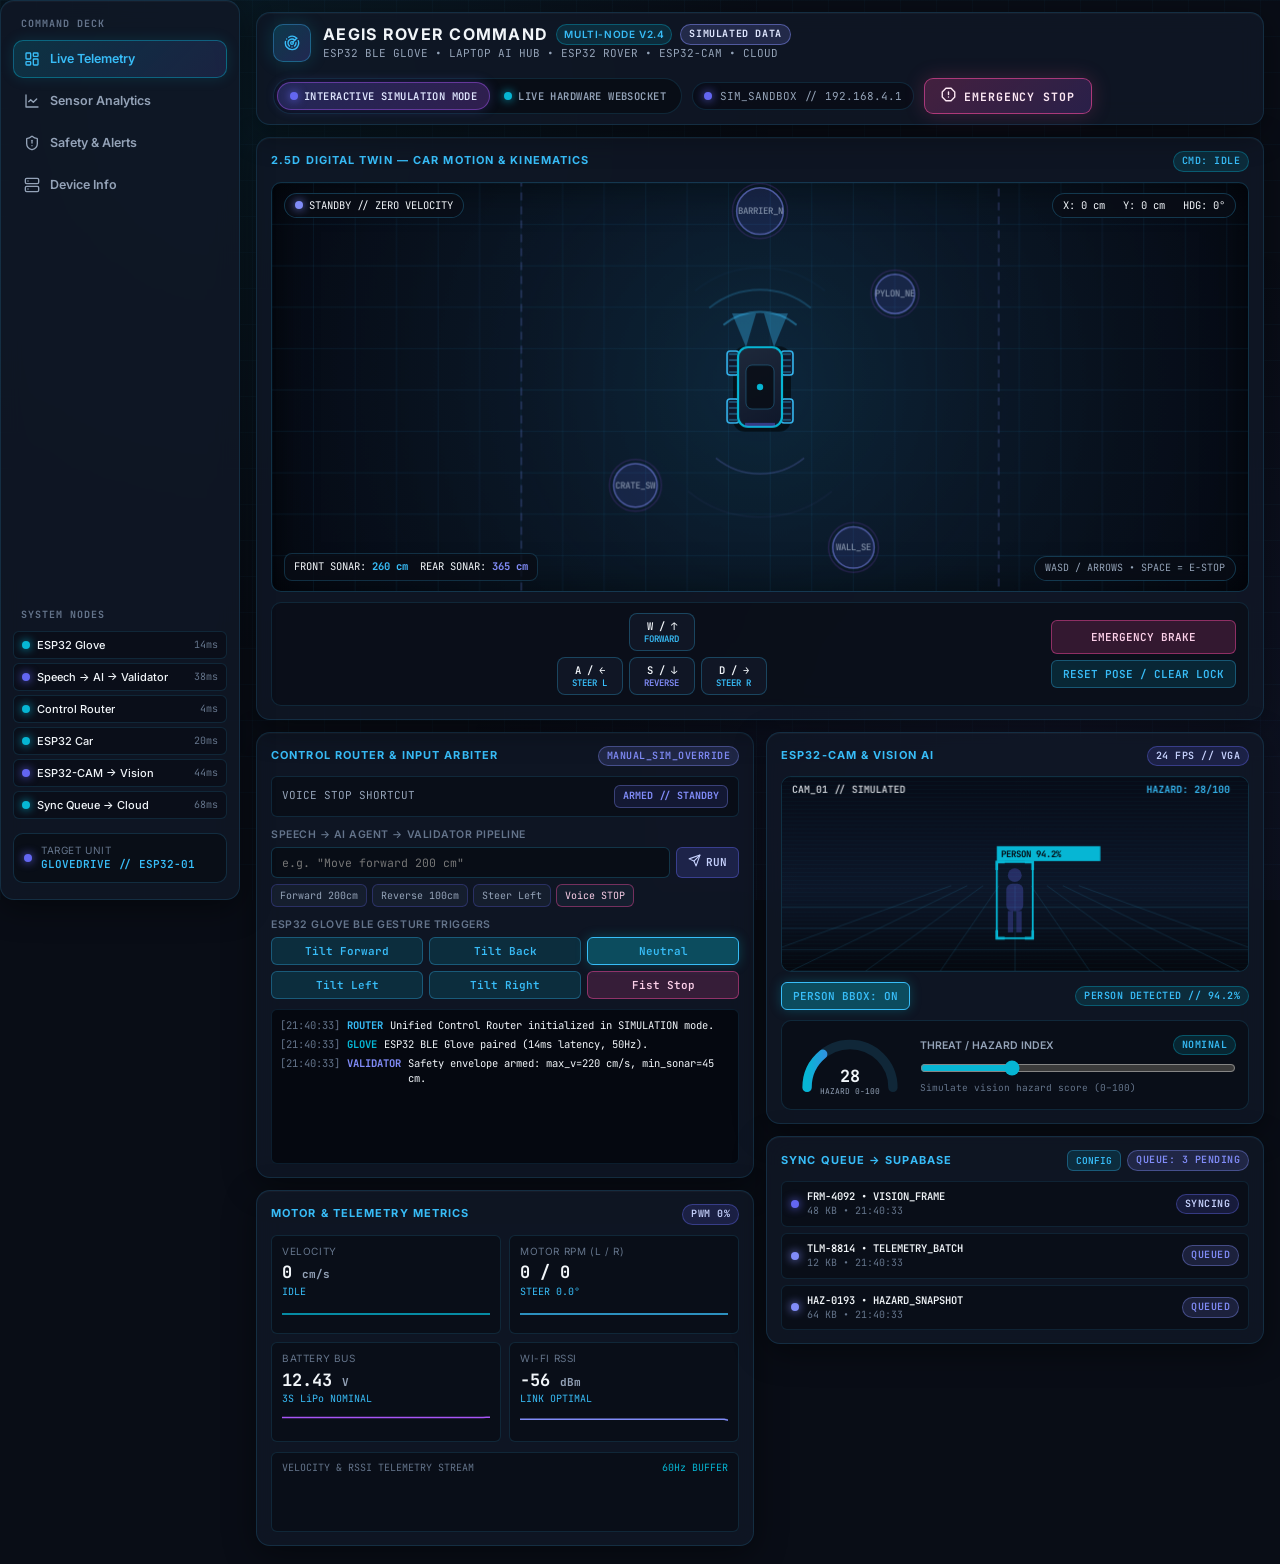
<file: index.html>
<!DOCTYPE html>
<html lang="en">

<head>
  <meta charset="UTF-8" />
  <meta name="viewport" content="width=device-width, initial-scale=1.0" />
  <title>Aegis Rover Command — Robotics Command & Telemetry</title>
  <link rel="preconnect" href="https://fonts.googleapis.com" />
  <link rel="preconnect" href="https://fonts.gstatic.com" crossorigin />
  <link
    href="https://fonts.googleapis.com/css2?family=Inter:wght@400;500;600;700&family=JetBrains+Mono:wght@400;500;600;700&display=swap"
    rel="stylesheet" />
  <link rel="stylesheet" href="styles/main.css" />
</head>

<body>
  <div class="workspace-layout">
    <!-- FIXED LEFT SIDEBAR -->
    <aside class="slate-card left-sidebar" aria-label="Primary Navigation">
      <div class="sidebar-top">
        <div class="sidebar-section-title">COMMAND DECK</div>
        <nav class="sidebar-nav" id="sidebarNav">
          <a href="#telemetry" class="nav-item active" data-page="telemetry" title="Live Telemetry">
            <span class="nav-icon" id="navIconTelemetry"></span>
            <span class="nav-label">Live Telemetry</span>
          </a>
          <a href="#analytics" class="nav-item" data-page="analytics" title="Sensor Analytics">
            <span class="nav-icon" id="navIconAnalytics"></span>
            <span class="nav-label">Sensor Analytics</span>
          </a>
          <a href="#safety" class="nav-item" data-page="safety" title="Safety & Alerts">
            <span class="nav-icon" id="navIconSafety"></span>
            <span class="nav-label">Safety &amp; Alerts</span>
          </a>
          <a href="#device" class="nav-item" data-page="device" title="Device Info">
            <span class="nav-icon" id="navIconDevice"></span>
            <span class="nav-label">Device Info</span>
          </a>
        </nav>
      </div>

      <!-- Compact 6-Node Vertical List (Click-to-Inspect) -->
      <div class="sidebar-bottom">
        <div class="sidebar-section-title">SYSTEM NODES</div>
        <div class="sidebar-nodes" id="pipelineNodesContainer">
          <!-- Populated dynamically by app.js -->
        </div>
        <div class="sidebar-target-unit">
          <span class="status-dot" id="targetUnitDot"></span>
          <div class="target-unit-text">
            <div class="target-unit-label">Target unit</div>
            <div class="target-unit-id mono">GLOVEDRIVE // ESP32-01</div>
          </div>
        </div>
      </div>
    </aside>

    <div class="app-shell">
      <!-- STICKY TOP HEADER -->
      <header class="slate-card top-header">
        <div class="brand-cluster">
          <div class="brand-emblem" id="brandIcon"></div>
          <div>
            <div class="brand-title">
              AEGIS ROVER COMMAND
              <span class="brand-tag">MULTI-NODE v2.4</span>
              <span class="sim-data-badge" id="simDataBadge">SIMULATED DATA</span>
            </div>
            <div class="brand-subtitle">ESP32 BLE GLOVE &bull; LAPTOP AI HUB &bull; ESP32 ROVER &bull; ESP32-CAM &bull;
              CLOUD</div>
          </div>
        </div>

        <div class="header-controls">
          <div class="mode-switch" role="group" aria-label="Telemetry Source Mode">
            <button id="btnModeSim" class="mode-btn active-sim" type="button">
              <span class="status-dot indigo"></span>
              INTERACTIVE SIMULATION MODE
            </button>
            <button id="btnModeWs" class="mode-btn" type="button">
              <span class="status-dot"></span>
              LIVE HARDWARE WEBSOCKET
            </button>
          </div>

          <button id="btnWsConfig" class="ws-status-pill" type="button" title="Configure WebSocket Endpoint">
            <span class="status-dot" id="wsDot"></span>
            <span id="wsStatusText">SIM_SANDBOX // 192.168.4.1</span>
          </button>

          <button id="btnGlobalEstop" class="estop-btn" type="button">
            <span id="estopIcon"></span>
            <span id="estopLabel">EMERGENCY STOP</span>
          </button>
        </div>
      </header>

      <!-- Clickable Node Inspector Drawer (opened from sidebar node list) -->
      <div class="node-inspector hidden" id="nodeInspector">
        <div>
          <div class="section-label" id="inspectorTitle">NODE INSPECTOR</div>
          <div class="mono" style="font-size: 11px; color: var(--text-secondary); margin-top: 2px;" id="inspectorDesc">
          </div>
        </div>
        <div class="inspector-metrics" id="inspectorMetrics"></div>
        <button class="tactical-btn" id="btnCloseInspector" type="button">CLOSE</button>
      </div>

      <!-- PAGE 1: LIVE TELEMETRY (existing Bento Grid unchanged) -->
      <div class="page-view" id="page-telemetry">
        <main class="bento-grid">
      <!-- LEFT COLUMN (30%) -->
      <div class="bento-col">
        <!-- Control Router & Input Arbiter -->
        <section class="slate-card panel-card">
          <div class="panel-header">
            <span class="section-label" id="arbiterHeaderLabel">CONTROL ROUTER &amp; INPUT ARBITER</span>
            <span class="badge badge-cyan" id="activeLockBadge">MANUAL_SIM_OVERRIDE</span>
          </div>

          <div class="arbiter-lock-row">
            <div class="mono" style="font-size: 11px; color: var(--text-secondary);">
              VOICE STOP SHORTCUT
            </div>
            <span class="voice-stop-pill" id="voiceStopIndicator">ARMED // STANDBY</span>
          </div>

          <!-- Mock Voice Command Input -->
          <div>
            <div
              style="font-size: 10.5px; color: var(--text-muted); margin-bottom: 5px; font-weight: 600; letter-spacing: 0.05em;">
              SPEECH &rarr; AI AGENT &rarr; VALIDATOR PIPELINE
            </div>
            <form id="voiceCommandForm" class="voice-input-group">
              <input id="voiceInput" class="tactical-input" type="text" placeholder='e.g. "Move forward 200 cm"'
                autocomplete="off" />
              <button class="tactical-btn indigo" type="submit" id="btnSendVoice">
                <span id="voiceSendIcon"></span>
                RUN
              </button>
            </form>
            <div class="preset-row" style="margin-top: 6px;">
              <button class="chip-btn voice-preset" data-cmd="Move forward 200 cm" type="button">Forward 200cm</button>
              <button class="chip-btn voice-preset" data-cmd="Reverse slowly 100 cm" type="button">Reverse 100cm</button>
              <button class="chip-btn voice-preset" data-cmd="Turn left 30 degrees" type="button">Steer Left</button>
              <button class="chip-btn voice-preset" data-cmd="STOP" type="button"
                style="border-color: rgba(236, 72, 153, 0.45); color: #FBCFE8;">Voice STOP</button>
            </div>
          </div>

          <!-- Simulated Glove Gesture Triggers -->
          <div>
            <div
              style="font-size: 10.5px; color: var(--text-muted); margin-bottom: 5px; font-weight: 600; letter-spacing: 0.05em;">
              ESP32 GLOVE BLE GESTURE TRIGGERS
            </div>
            <div class="gesture-grid">
              <button class="tactical-btn gesture-btn" data-gesture="TILT_FORWARD" type="button">Tilt Forward</button>
              <button class="tactical-btn gesture-btn" data-gesture="TILT_BACK" type="button">Tilt Back</button>
              <button class="tactical-btn gesture-btn" data-gesture="NEUTRAL" type="button">Neutral</button>
              <button class="tactical-btn gesture-btn" data-gesture="TILT_LEFT" type="button">Tilt Left</button>
              <button class="tactical-btn gesture-btn" data-gesture="TILT_RIGHT" type="button">Tilt Right</button>
              <button class="tactical-btn magenta gesture-btn" data-gesture="FIST_STOP" type="button">Fist Stop</button>
            </div>
          </div>

          <!-- Live Arbiter Event Feed -->
          <div class="arbiter-log" id="arbiterLog"></div>
        </section>

        <!-- Motor & Telemetry Metrics -->
        <section class="slate-card panel-card">
          <div class="panel-header">
            <span class="section-label" id="telemetryHeaderLabel">MOTOR &amp; TELEMETRY METRICS</span>
            <span class="badge badge-indigo mono" id="pwmBadge">PWM 0%</span>
          </div>

          <div class="metrics-grid">
            <div class="metric-box">
              <div class="metric-label">Velocity</div>
              <div class="metric-val" id="metricSpeed">0 <span
                  style="font-size: 11px; color: var(--text-secondary);">cm/s</span></div>
              <div class="metric-sub" id="metricDirection">STATIONARY</div>
              <canvas id="sparkSpeed" class="tile-sparkline" width="140" height="22"></canvas>
            </div>
            <div class="metric-box">
              <div class="metric-label">Motor RPM (L / R)</div>
              <div class="metric-val" id="metricRpm">0 / 0</div>
              <div class="metric-sub" id="metricSteer">STEER 0.0&deg;</div>
              <canvas id="sparkRpm" class="tile-sparkline" width="140" height="22"></canvas>
            </div>
            <div class="metric-box">
              <div class="metric-label">Battery Bus</div>
              <div class="metric-val" id="metricVoltage">12.42 <span
                  style="font-size: 11px; color: var(--text-secondary);">V</span></div>
              <div class="metric-sub">3S LiPo NOMINAL</div>
              <canvas id="sparkVolt" class="tile-sparkline" width="140" height="22"></canvas>
            </div>
            <div class="metric-box">
              <div class="metric-label">Wi-Fi RSSI</div>
              <div class="metric-val" id="metricRssi">-54 <span
                  style="font-size: 11px; color: var(--text-secondary);">dBm</span></div>
              <div class="metric-sub" id="metricLinkQual">LINK OPTIMAL</div>
              <canvas id="sparkRssi" class="tile-sparkline" width="140" height="22"></canvas>
            </div>
          </div>

          <div class="sparkline-card">
            <div style="display: flex; justify-content: space-between; font-size: 10px; color: var(--text-muted);"
              class="mono">
              <span>VELOCITY &amp; RSSI TELEMETRY STREAM</span>
              <span style="color: var(--accent-cyan);">60Hz BUFFER</span>
            </div>
            <canvas id="telemetrySparkline" class="sparkline-canvas"></canvas>
          </div>
        </section>
      </div>

      <!-- CENTER COLUMN (40%) -->
      <div class="bento-col bento-col-center">
        <section class="slate-card panel-card sim-panel">
          <div class="panel-header">
            <span class="section-label" id="simHeaderLabel">2.5D DIGITAL TWIN — CAR MOTION &amp; KINEMATICS</span>
            <span class="badge badge-cyan mono" id="simCommandBadge">CMD: IDLE</span>
          </div>

          <div class="canvas-stage">
            <canvas id="carSimCanvas"></canvas>

            <div class="canvas-hud-top">
              <div class="hud-pill" id="hudMotionState">
                <span class="status-dot" id="hudStateDot"></span>
                <span id="hudStateText">STANDBY // ZERO VELOCITY</span>
              </div>
              <div class="hud-pill" id="hudCoords">X: 0 cm &nbsp; Y: 0 cm &nbsp; HDG: 0&deg;</div>
            </div>

            <div class="canvas-hud-bottom">
              <div class="sensor-readout-box">
                <span>FRONT SONAR: <strong id="hudFrontDist" style="color: var(--accent-sky);">285 cm</strong></span>
                <span>REAR SONAR: <strong id="hudRearDist"
                    style="color: var(--accent-periwinkle);">340 cm</strong></span>
              </div>
              <div class="hud-pill" style="font-size: 10px; color: var(--text-secondary);">
                WASD / ARROWS &bull; SPACE = E-STOP
              </div>
            </div>
          </div>

          <!-- Interactive Drive Controls -->
          <div class="drive-controls-wrap">
            <div class="dpad-grid">
              <div></div>
              <button class="drive-key" id="keyForward" type="button">
                <span>W / &uarr;</span>
                <span style="font-size: 9px; color: var(--accent-sky);">FORWARD</span>
              </button>
              <div></div>
              <button class="drive-key" id="keyLeft" type="button">
                <span>A / &larr;</span>
                <span style="font-size: 9px; color: var(--accent-sky);">STEER L</span>
              </button>
              <button class="drive-key reverse" id="keyBackward" type="button">
                <span>S / &darr;</span>
                <span style="font-size: 9px; color: var(--accent-periwinkle);">REVERSE</span>
              </button>
              <button class="drive-key" id="keyRight" type="button">
                <span>D / &rarr;</span>
                <span style="font-size: 9px; color: var(--accent-sky);">STEER R</span>
              </button>
            </div>

            <div class="drive-side-actions">
              <button class="tactical-btn magenta" id="btnSimEstop" type="button" style="padding: 9px 12px;">
                EMERGENCY BRAKE
              </button>
              <button class="tactical-btn" id="btnResetCar" type="button">
                RESET POSE / CLEAR LOCK
              </button>
            </div>
          </div>
        </section>
      </div>

      <!-- RIGHT COLUMN (30%) -->
      <div class="bento-col">
        <!-- ESP32-CAM & Vision Feed -->
        <section class="slate-card panel-card">
          <div class="panel-header">
            <span class="section-label" id="visionHeaderLabel">ESP32-CAM &amp; VISION AI</span>
            <span class="badge badge-indigo mono" id="visionFpsBadge">24 FPS // VGA</span>
          </div>

          <div class="vision-viewport">
            <canvas id="visionCanvas"></canvas>
          </div>

          <div class="vision-controls-row">
            <button class="tactical-btn active" id="btnToggleBbox" type="button">
              PERSON BBOX: ON
            </button>
            <span class="badge badge-cyan mono" id="personConfBadge">
              PERSON DETECTED // 94.2%
            </span>
          </div>

          <!-- Hazard Score Gauge (0-100 Cyan -> Indigo -> Magenta) -->
          <div class="hazard-gauge-wrap">
            <div class="hazard-svg-box">
              <svg viewBox="0 0 120 72" width="112" height="68">
                <defs>
                  <linearGradient id="hazardGrad" x1="0%" y1="0%" x2="100%" y2="0%">
                    <stop offset="0%" stop-color="#06B6D4" />
                    <stop offset="50%" stop-color="#6366F1" />
                    <stop offset="100%" stop-color="#EC4899" />
                  </linearGradient>
                </defs>
                <path d="M 14 60 A 46 46 0 0 1 106 60" fill="none" stroke="rgba(56, 189, 248, 0.14)" stroke-width="10"
                  stroke-linecap="round" />
                <path id="hazardArc" d="M 14 60 A 46 46 0 0 1 106 60" fill="none" stroke="url(#hazardGrad)"
                  stroke-width="10" stroke-linecap="round" stroke-dasharray="144.5" stroke-dashoffset="105" />
                <text id="hazardScoreText" x="60" y="54" text-anchor="middle" fill="#F1F5F9"
                  font-family="JetBrains Mono, monospace" font-size="18" font-weight="700">28</text>
                <text x="60" y="67" text-anchor="middle" fill="#94A3B8" font-family="JetBrains Mono, monospace"
                  font-size="8.5">HAZARD 0-100</text>
              </svg>
            </div>
            <div class="hazard-slider-row">
              <div style="display: flex; justify-content: space-between; align-items: center;">
                <span style="font-size: 10.5px; font-weight: 600; color: var(--text-secondary);">THREAT / HAZARD
                  INDEX</span>
                <span class="badge badge-cyan" id="hazardTierBadge">NOMINAL</span>
              </div>
              <input id="hazardSlider" class="tactical-range" type="range" min="0" max="100" value="28" />
              <div class="mono" style="font-size: 9.5px; color: var(--text-muted);">
                Simulate vision hazard score (0–100)
              </div>
            </div>
          </div>
        </section>

        <!-- Cloud Sync Queue -->
        <section class="slate-card panel-card">
          <div class="panel-header">
            <span class="section-label" id="cloudHeaderLabel">SYNC QUEUE &rarr; SUPABASE</span>
            <div style="display: flex; align-items: center; gap: 6px;">
              <button class="tactical-btn" id="btnSupabaseConfig" type="button" style="padding: 3px 8px; font-size: 9.5px;">CONFIG</button>
              <span class="badge badge-cyan mono" id="syncQueueBadge">QUEUE: 3 PENDING</span>
            </div>
          </div>

          <div class="sync-list" id="syncQueueList">
            <!-- Populated dynamically -->
          </div>
        </section>
      </div>
    </main>
      </div>

      <!-- PAGE 2: SENSOR ANALYTICS -->
      <div class="page-view hidden" id="page-analytics">
        <div class="analytics-grid">
          <section class="slate-card panel-card chart-card">
            <div class="panel-header">
              <span class="section-label">TEMPERATURE &amp; HUMIDITY (LAST 5 MIN)</span>
              <span class="badge badge-cyan mono">DUAL AXIS</span>
            </div>
            <div class="chart-box"><canvas id="chartTempHumidity"></canvas></div>
          </section>

          <section class="slate-card panel-card chart-card">
            <div class="panel-header">
              <span class="section-label">GAS SENSOR (MQ-2 RAW)</span>
              <span class="badge badge-periwinkle mono">THRESHOLDS: GAS_YELLOW / GAS_RED</span>
            </div>
            <div class="chart-box"><canvas id="chartGas"></canvas></div>
          </section>

          <section class="slate-card panel-card chart-card">
            <div class="panel-header">
              <span class="section-label">ULTRASONIC DISTANCE (HC-SR04)</span>
              <span class="badge badge-cyan mono">UNITS: CM</span>
            </div>
            <div class="chart-box"><canvas id="chartDistance"></canvas></div>
          </section>

          <section class="slate-card panel-card chart-card">
            <div class="panel-header">
              <span class="section-label">HAZARD INDEX (0&ndash;100)</span>
              <span class="badge badge-indigo mono">SAFETY BANDS</span>
            </div>
            <div class="chart-box"><canvas id="chartHazard"></canvas></div>
          </section>

          <section class="slate-card panel-card chart-card">
            <div class="panel-header">
              <span class="section-label">LINK HEALTH (RSSI dBm &amp; LATENCY ms)</span>
              <span class="badge badge-indigo mono">PER-NODE</span>
            </div>
            <div class="chart-box"><canvas id="chartLinkHealth"></canvas></div>
          </section>

          <section class="slate-card panel-card chart-card">
            <div class="panel-header">
              <span class="section-label">MOTOR PWM (LEFT &amp; RIGHT)</span>
              <span class="badge badge-cyan mono">0&ndash;255</span>
            </div>
            <div class="chart-box"><canvas id="chartMotorPwm"></canvas></div>
          </section>
        </div>
      </div>

      <!-- PAGE 3: SAFETY & ALERTS -->
      <div class="page-view hidden" id="page-safety">
        <div class="safety-grid">
          <section class="slate-card panel-card">
            <div class="panel-header">
              <span class="section-label">EMERGENCY STOP &amp; VALIDATOR STATE</span>
              <span class="badge badge-cyan mono" id="safetyEstopBadge">DISENGAGED</span>
            </div>
            <div class="metrics-grid">
              <div class="metric-box">
                <div class="metric-label">E-Stop Hardware Lock</div>
                <div class="metric-val" id="safetyEstopState">STANDBY</div>
                <div class="metric-sub" id="safetyLockSource">CONTROL: MANUAL_SIM_OVERRIDE</div>
              </div>
              <div class="metric-box">
                <div class="metric-label">Voice Stop Shortcut</div>
                <div class="metric-val" id="safetyVoiceStop">ARMED</div>
                <div class="metric-sub" id="safetyValidatorStatus">VALIDATED_SAFE</div>
              </div>
            </div>
            <div style="display: flex; gap: 8px; margin-top: 4px;">
              <button class="tactical-btn magenta" id="btnSafetyEstop" type="button">ENGAGE EMERGENCY STOP</button>
              <button class="tactical-btn" id="btnSafetyClear" type="button">CLEAR LOCK / RESET</button>
            </div>
          </section>

          <section class="slate-card panel-card">
            <div class="panel-header">
              <span class="section-label">ALERT HISTORY</span>
              <span class="badge badge-magenta mono" id="alertCountBadge">0 ALERTS</span>
            </div>
            <div class="arbiter-log" id="safetyAlertHistory" style="height: 210px;"></div>
          </section>

          <section class="slate-card panel-card" style="grid-column: 1 / -1;">
            <div class="panel-header">
              <span class="section-label">VALIDATOR &amp; ROUTER AUDIT LOG</span>
              <span class="badge badge-indigo mono">LIVE STREAM</span>
            </div>
            <div class="arbiter-log" id="safetyValidatorLog" style="height: 240px;"></div>
          </section>
        </div>
      </div>

      <!-- PAGE 4: DEVICE INFO -->
      <div class="page-view hidden" id="page-device">
        <section class="slate-card panel-card">
          <div class="panel-header">
            <span class="section-label">MULTI-NODE DEVICE &amp; LINK TELEMETRY</span>
            <span class="badge badge-cyan mono" id="deviceModeBadge">SIMULATION</span>
          </div>
          <div class="device-grid" id="deviceInfoGrid">
            <!-- Populated dynamically by app.js -->
          </div>
        </section>
      </div>
    </div>
  </div>

  <!-- WebSocket Config Modal -->
  <div class="modal-backdrop hidden" id="wsModal">
    <div class="slate-card modal-card">
      <div class="panel-header">
        <span class="section-label">HARDWARE WEBSOCKET ENDPOINT</span>
        <button class="tactical-btn" id="btnCloseWsModal" type="button">ESC</button>
      </div>
      <p style="font-size: 11.5px; color: var(--text-secondary);">
        Connect to your Laptop Hub / ESP32 WebSocket relay expecting JSON payloads:
        <code class="mono"
          style="color: var(--accent-sky);">{ command, velocity, direction, sensors, hazardScore, personDetected }</code>
      </p>
      <input id="wsUrlInput" class="tactical-input" type="text" value="ws://127.0.0.1:8000/ws/dashboard" />
      <div style="display: flex; justify-content: flex-end; gap: 8px;">
        <button class="tactical-btn" id="btnTestPayload" type="button">INJECT SAMPLE JSON</button>
        <button class="tactical-btn indigo" id="btnConnectWs" type="button">CONNECT &amp; SWITCH TO LIVE</button>
      </div>
    </div>
  </div>

  <!-- Supabase Cloud Config Modal -->
  <div class="modal-backdrop hidden" id="supabaseModal">
    <div class="slate-card modal-card">
      <div class="panel-header">
        <span class="section-label">SUPABASE CLOUD SYNC</span>
        <button class="tactical-btn" id="btnCloseSupabaseModal" type="button">ESC</button>
      </div>
      <p style="font-size: 11.5px; color: var(--text-secondary);">
        Connects browser Sync Queue to <code class="mono" style="color: var(--accent-sky);">telemetry_logs</code>, <code class="mono" style="color: var(--accent-sky);">safety_alerts</code>, and <code class="mono" style="color: var(--accent-sky);">vision_snapshots</code> via Supabase REST API.
      </p>
      <div style="display: flex; flex-direction: column; gap: 6px;">
        <label class="mono" style="font-size: 10px; color: var(--text-muted);">PROJECT URL</label>
        <input id="supabaseUrlInput" class="tactical-input" type="text" value="https://oolkffdgbmtzepdgdhst.supabase.co" />
        <label class="mono" style="font-size: 10px; color: var(--text-muted);">ANON PUBLIC KEY (from Project Settings &rarr; API)</label>
        <input id="supabaseKeyInput" class="tactical-input" type="password" placeholder="eyJhbGciOiJIUzI1NiIsInR5cCI6IkpXVCJ9..." />
      </div>
      <div class="mono" id="supabaseTestStatus" style="font-size: 10.5px; color: var(--text-secondary);"></div>
      <div style="display: flex; justify-content: flex-end; gap: 8px;">
        <button class="tactical-btn indigo" id="btnSaveSupabase" type="button">TEST &amp; ENABLE SYNC</button>
      </div>
    </div>
  </div>

  <script src="js/vendor/chart.umd.min.js"></script>
  <script src="js/icons.js"></script>
  <script src="js/services/supabaseService.js"></script>
  <script src="js/services/telemetryService.js"></script>
  <script src="js/simulation/carCanvas.js"></script>
  <script src="js/components/visionCanvas.js"></script>
  <script src="js/components/sparkline.js"></script>
  <script src="js/components/analyticsCharts.js"></script>
  <script src="js/app.js"></script>
</body>

</html>
</file>
<file: styles/main.css>
/* ==========================================================================
   AEGIS ROVER COMMAND — Aerospace & Tactical Slate Theme
   Strict Palette: Obsidian, Frosted Slate, Electric Cyan, Sky Blue,
   Royal Indigo, Soft Violet, Cool Periwinkle, Luminous Magenta.
   ZERO green, red, yellow, or orange indicators.
   ========================================================================== */

:root {
  --bg-obsidian: #090D16;
  --bg-obsidian-deep: #05080F;
  --surface-slate: rgba(17, 24, 39, 0.82);
  --surface-slate-solid: #111827;
  --surface-elevated: rgba(30, 41, 59, 0.65);
  --border-subtle: rgba(56, 189, 248, 0.15);
  --border-active: rgba(6, 182, 212, 0.45);
  --border-indigo: rgba(99, 102, 241, 0.35);
  --border-magenta: rgba(236, 72, 153, 0.55);

  --accent-cyan: #06B6D4;
  --accent-sky: #38BDF8;
  --accent-indigo: #6366F1;
  --accent-violet: #A855F7;
  --accent-periwinkle: #818CF8;
  --accent-magenta: #EC4899;

  --text-primary: #F1F5F9;
  --text-secondary: #94A3B8;
  --text-muted: #64748B;

  --font-sans: 'Inter', -apple-system, BlinkMacSystemFont, 'Segoe UI', Roboto, sans-serif;
  --font-mono: 'JetBrains Mono', ui-monospace, SFMono-Regular, Menlo, Monaco, Consolas, monospace;

  --radius-lg: 14px;
  --radius-md: 10px;
  --radius-sm: 6px;
}

*, *::before, *::after {
  box-sizing: border-box;
  margin: 0;
  padding: 0;
}

html, body {
  background-color: var(--bg-obsidian);
  color: var(--text-primary);
  font-family: var(--font-sans);
  font-size: 13px;
  line-height: 1.45;
  min-height: 100vh;
  overflow-x: hidden;
  -webkit-font-smoothing: antialiased;
}

/* Subtle aerospace grid backdrop */
body::before {
  content: '';
  position: fixed;
  inset: 0;
  background-image:
    radial-gradient(circle at 18% 12%, rgba(6, 182, 212, 0.08) 0%, transparent 42%),
    radial-gradient(circle at 82% 88%, rgba(99, 102, 241, 0.08) 0%, transparent 45%),
    linear-gradient(rgba(56, 189, 248, 0.03) 1px, transparent 1px),
    linear-gradient(90deg, rgba(56, 189, 248, 0.03) 1px, transparent 1px);
  background-size: 100% 100%, 100% 100%, 36px 36px, 36px 36px;
  pointer-events: none;
  z-index: 0;
}

.workspace-layout {
  position: relative;
  z-index: 1;
  display: flex;
  min-height: 100vh;
  align-items: flex-start;
}

/* Fixed Left Sidebar (240px) */
.left-sidebar {
  position: sticky;
  top: 0;
  width: 240px;
  min-width: 240px;
  height: 100vh;
  border-radius: 0;
  border-top: none;
  border-bottom: none;
  border-left: none;
  padding: 16px 12px;
  display: flex;
  flex-direction: column;
  justify-content: space-between;
  gap: 14px;
  z-index: 35;
  overflow-y: auto;
}

.sidebar-top,
.sidebar-bottom {
  display: flex;
  flex-direction: column;
  gap: 8px;
}

.sidebar-section-title {
  font-family: var(--font-mono);
  font-size: 10px;
  font-weight: 700;
  letter-spacing: 0.1em;
  color: var(--text-muted);
  padding: 0 8px;
}

.sidebar-nav {
  display: flex;
  flex-direction: column;
  gap: 4px;
}

.nav-item {
  display: flex;
  align-items: center;
  gap: 10px;
  padding: 9px 10px;
  border-radius: var(--radius-md);
  color: var(--text-secondary);
  text-decoration: none;
  font-size: 12.5px;
  font-weight: 600;
  border: 1px solid transparent;
  transition: all 0.16s ease;
}

.nav-item:hover {
  color: var(--text-primary);
  background: rgba(56, 189, 248, 0.08);
  border-color: rgba(56, 189, 248, 0.18);
}

.nav-item.active {
  color: var(--accent-sky);
  background: linear-gradient(135deg, rgba(6, 182, 212, 0.18), rgba(99, 102, 241, 0.14));
  border-color: rgba(6, 182, 212, 0.42);
  box-shadow: 0 0 14px rgba(6, 182, 212, 0.15);
}

.nav-icon {
  display: inline-flex;
  align-items: center;
  justify-content: center;
  flex-shrink: 0;
}

.sidebar-nodes {
  display: flex;
  flex-direction: column;
  gap: 4px;
}

.sidebar-node {
  display: flex;
  align-items: center;
  justify-content: space-between;
  gap: 8px;
  width: 100%;
  padding: 6px 8px;
  border-radius: var(--radius-sm);
  background: rgba(9, 13, 22, 0.68);
  border: 1px solid rgba(56, 189, 248, 0.14);
  color: var(--text-primary);
  font-family: var(--font-sans);
  font-size: 11px;
  cursor: pointer;
  text-align: left;
  transition: all 0.15s ease;
}

.sidebar-node:hover {
  border-color: rgba(56, 189, 248, 0.45);
  background: rgba(17, 24, 39, 0.95);
}

.sidebar-node.selected {
  border-color: var(--accent-cyan);
  box-shadow: 0 0 12px rgba(6, 182, 212, 0.22);
}

.sidebar-node.alert-node {
  border-color: rgba(236, 72, 153, 0.55);
}

.sidebar-node-left {
  display: flex;
  align-items: center;
  gap: 7px;
  min-width: 0;
}

.sidebar-node-name {
  white-space: nowrap;
  overflow: hidden;
  text-overflow: ellipsis;
  font-weight: 500;
}

.sidebar-node-lat {
  font-family: var(--font-mono);
  font-size: 10px;
  color: var(--text-muted);
  flex-shrink: 0;
}

.sidebar-target-unit {
  margin-top: 6px;
  padding: 9px 10px;
  border-radius: var(--radius-md);
  background: rgba(9, 13, 22, 0.78);
  border: 1px solid rgba(56, 189, 248, 0.18);
  display: flex;
  align-items: center;
  gap: 9px;
}

.target-unit-label {
  font-size: 10px;
  text-transform: uppercase;
  letter-spacing: 0.06em;
  color: var(--text-muted);
}

.target-unit-id {
  font-size: 11px;
  font-weight: 600;
  color: var(--accent-sky);
}

.app-shell {
  position: relative;
  z-index: 1;
  flex: 1;
  min-width: 0;
  max-width: 1680px;
  margin: 0 auto;
  padding: 12px 16px 18px;
  display: flex;
  flex-direction: column;
  gap: 12px;
}

.page-view.hidden {
  display: none;
}

.sim-data-badge {
  font-family: var(--font-mono);
  font-size: 10px;
  font-weight: 700;
  padding: 2px 8px;
  border-radius: 999px;
  background: rgba(129, 140, 248, 0.18);
  border: 1px solid rgba(129, 140, 248, 0.5);
  color: #E0E7FF;
  letter-spacing: 0.06em;
}

.sim-data-badge.hidden {
  display: none;
}

.safety-grid {
  display: grid;
  grid-template-columns: repeat(2, minmax(0, 1fr));
  gap: 12px;
}

.device-grid {
  display: grid;
  grid-template-columns: repeat(3, minmax(0, 1fr));
  gap: 12px;
}

.device-card {
  background: rgba(9, 13, 22, 0.72);
  border: 1px solid rgba(56, 189, 248, 0.16);
  border-radius: var(--radius-md);
  padding: 12px;
  display: flex;
  flex-direction: column;
  gap: 8px;
}

.tile-sparkline {
  width: 100%;
  height: 22px;
  display: block;
  margin-top: 4px;
}

.analytics-grid {
  display: grid;
  grid-template-columns: repeat(2, minmax(0, 1fr));
  gap: 12px;
}

.chart-card {
  min-height: 250px;
}

.chart-box {
  position: relative;
  width: 100%;
  height: 195px;
}

/* Glassmorphism Frosted Slate Card */
.slate-card {
  background: var(--surface-slate);
  border: 1px solid var(--border-subtle);
  border-radius: var(--radius-lg);
  backdrop-filter: blur(12px);
  -webkit-backdrop-filter: blur(12px);
  box-shadow: 0 8px 32px rgba(0, 0, 0, 0.42), inset 0 1px 0 rgba(255, 255, 255, 0.03);
  transition: border-color 0.2s ease, box-shadow 0.2s ease;
}

.slate-card:hover {
  border-color: rgba(56, 189, 248, 0.28);
}

.mono {
  font-family: var(--font-mono);
  font-variant-numeric: tabular-nums;
}

/* ==========================================================================
   Top Header
   ========================================================================== */
.top-header {
  position: sticky;
  top: 10px;
  z-index: 30;
  display: flex;
  align-items: center;
  justify-content: space-between;
  gap: 16px;
  padding: 10px 16px;
  flex-wrap: wrap;
}

.brand-cluster {
  display: flex;
  align-items: center;
  gap: 12px;
}

.brand-emblem {
  width: 38px;
  height: 38px;
  border-radius: 10px;
  background: linear-gradient(135deg, rgba(6, 182, 212, 0.22), rgba(99, 102, 241, 0.22));
  border: 1px solid rgba(56, 189, 248, 0.35);
  display: flex;
  align-items: center;
  justify-content: center;
  color: var(--accent-sky);
  box-shadow: 0 0 18px rgba(6, 182, 212, 0.2);
}

.brand-title {
  font-size: 16px;
  font-weight: 700;
  letter-spacing: 0.08em;
  text-transform: uppercase;
  color: var(--text-primary);
  display: flex;
  align-items: center;
  gap: 8px;
}

.brand-tag {
  font-size: 10px;
  font-weight: 600;
  padding: 2px 7px;
  border-radius: 999px;
  background: rgba(6, 182, 212, 0.14);
  border: 1px solid rgba(6, 182, 212, 0.35);
  color: var(--accent-sky);
  letter-spacing: 0.06em;
}

.brand-subtitle {
  font-size: 11px;
  color: var(--text-secondary);
  font-family: var(--font-mono);
}

.header-controls {
  display: flex;
  align-items: center;
  gap: 10px;
  flex-wrap: wrap;
}

/* Mode Toggle Switch */
.mode-switch {
  display: inline-flex;
  background: rgba(9, 13, 22, 0.85);
  border: 1px solid var(--border-subtle);
  border-radius: 999px;
  padding: 3px;
  gap: 2px;
}

.mode-btn {
  border: none;
  background: transparent;
  color: var(--text-secondary);
  font-family: var(--font-mono);
  font-size: 10.5px;
  font-weight: 600;
  padding: 6px 12px;
  border-radius: 999px;
  cursor: pointer;
  display: inline-flex;
  align-items: center;
  gap: 6px;
  transition: all 0.2s ease;
  letter-spacing: 0.04em;
}

.mode-btn.active-sim {
  background: linear-gradient(135deg, rgba(99, 102, 241, 0.3), rgba(168, 85, 247, 0.25));
  color: #E0E7FF;
  border: 1px solid rgba(168, 85, 247, 0.45);
  box-shadow: 0 0 12px rgba(99, 102, 241, 0.25);
}

.mode-btn.active-ws {
  background: linear-gradient(135deg, rgba(6, 182, 212, 0.28), rgba(56, 189, 248, 0.22));
  color: #E0F2FE;
  border: 1px solid rgba(56, 189, 248, 0.45);
  box-shadow: 0 0 12px rgba(6, 182, 212, 0.25);
}

.ws-status-pill {
  display: inline-flex;
  align-items: center;
  gap: 8px;
  padding: 6px 11px;
  border-radius: 999px;
  background: rgba(9, 13, 22, 0.75);
  border: 1px solid var(--border-subtle);
  font-family: var(--font-mono);
  font-size: 11px;
  color: var(--text-secondary);
  cursor: pointer;
}

.ws-status-pill:hover {
  border-color: var(--border-active);
  color: var(--text-primary);
}

.status-dot {
  width: 8px;
  height: 8px;
  border-radius: 50%;
  background: var(--accent-cyan);
  box-shadow: 0 0 10px var(--accent-cyan);
  flex-shrink: 0;
}

.status-dot.periwinkle {
  background: var(--accent-periwinkle);
  box-shadow: 0 0 10px var(--accent-periwinkle);
}

.status-dot.indigo {
  background: var(--accent-indigo);
  box-shadow: 0 0 10px var(--accent-indigo);
}

.status-dot.magenta {
  background: var(--accent-magenta);
  box-shadow: 0 0 12px var(--accent-magenta);
  animation: pulse-magenta 1.2s infinite ease-in-out;
}

@keyframes pulse-magenta {
  0%, 100% { opacity: 1; transform: scale(1); box-shadow: 0 0 10px rgba(236, 72, 153, 0.85); }
  50% { opacity: 0.55; transform: scale(1.22); box-shadow: 0 0 18px rgba(236, 72, 153, 1); }
}

@keyframes pulse-cyan {
  0%, 100% { box-shadow: 0 0 0 0 rgba(6, 182, 212, 0.35); }
  50% { box-shadow: 0 0 0 6px rgba(6, 182, 212, 0); }
}

/* Global Emergency Stop Button */
.estop-btn {
  border: 1px solid rgba(236, 72, 153, 0.65);
  background: linear-gradient(135deg, rgba(236, 72, 153, 0.24), rgba(168, 85, 247, 0.18));
  color: #FCE7F3;
  font-family: var(--font-mono);
  font-size: 11.5px;
  font-weight: 700;
  letter-spacing: 0.08em;
  padding: 8px 16px;
  border-radius: 9px;
  cursor: pointer;
  display: inline-flex;
  align-items: center;
  gap: 8px;
  box-shadow: 0 0 20px rgba(236, 72, 153, 0.22);
  transition: all 0.16s ease;
}

.estop-btn:hover {
  background: linear-gradient(135deg, rgba(236, 72, 153, 0.42), rgba(168, 85, 247, 0.28));
  box-shadow: 0 0 26px rgba(236, 72, 153, 0.45);
  transform: translateY(-1px);
}

.estop-btn.engaged {
  background: rgba(236, 72, 153, 0.38);
  animation: pulse-magenta 1.1s infinite ease-in-out;
}

/* ==========================================================================
   Top Strip: Interactive 6-Node System Architecture & Pipeline Visualizer
   ========================================================================== */
.pipeline-strip {
  padding: 12px 14px;
  position: relative;
}

.pipeline-header {
  display: flex;
  align-items: center;
  justify-content: space-between;
  margin-bottom: 10px;
}

.section-label {
  font-size: 11px;
  font-weight: 700;
  letter-spacing: 0.1em;
  text-transform: uppercase;
  color: var(--accent-sky);
  display: inline-flex;
  align-items: center;
  gap: 7px;
}

.pipeline-hint {
  font-size: 11px;
  color: var(--text-muted);
  font-family: var(--font-mono);
}

.pipeline-nodes {
  display: grid;
  grid-template-columns: repeat(6, minmax(0, 1fr));
  gap: 18px;
  position: relative;
  align-items: stretch;
}

.pipeline-node {
  position: relative;
  background: rgba(9, 13, 22, 0.72);
  border: 1px solid rgba(56, 189, 248, 0.18);
  border-radius: var(--radius-md);
  padding: 9px 10px;
  cursor: pointer;
  transition: all 0.2s ease;
  display: flex;
  flex-direction: column;
  gap: 5px;
  text-align: left;
  color: inherit;
}

.pipeline-node:hover {
  border-color: rgba(56, 189, 248, 0.5);
  background: rgba(17, 24, 39, 0.95);
  transform: translateY(-1px);
}

.pipeline-node.selected {
  border-color: var(--accent-cyan);
  box-shadow: 0 0 18px rgba(6, 182, 212, 0.22);
}

.pipeline-node.alert-node {
  border-color: rgba(236, 72, 153, 0.6);
  box-shadow: 0 0 18px rgba(236, 72, 153, 0.22);
}

.pipeline-node.ai-node {
  border-color: rgba(99, 102, 241, 0.35);
}

/* Connector arrow + animated data pulse between nodes */
.pipeline-node:not(:last-child)::after {
  content: '';
  position: absolute;
  top: 50%;
  right: -19px;
  width: 19px;
  height: 2px;
  background: linear-gradient(90deg, rgba(6, 182, 212, 0.5), rgba(99, 102, 241, 0.5));
  transform: translateY(-50%);
  pointer-events: none;
}

.pipeline-node:not(:last-child)::before {
  content: '';
  position: absolute;
  top: 50%;
  right: -6px;
  width: 6px;
  height: 6px;
  border-radius: 50%;
  background: var(--accent-sky);
  box-shadow: 0 0 8px var(--accent-sky);
  transform: translateY(-50%);
  animation: data-pulse-flow 1.8s infinite linear;
  pointer-events: none;
  z-index: 2;
}

.pipeline-node.pulse-active:not(:last-child)::before {
  background: var(--accent-magenta);
  box-shadow: 0 0 12px var(--accent-magenta);
  animation-duration: 0.7s;
}

@keyframes data-pulse-flow {
  0% { right: -2px; opacity: 0; }
  25% { opacity: 1; }
  80% { opacity: 1; }
  100% { right: -18px; opacity: 0; }
}

.node-top {
  display: flex;
  align-items: center;
  justify-content: space-between;
  gap: 6px;
}

.node-title-wrap {
  display: flex;
  align-items: center;
  gap: 6px;
  font-size: 11px;
  font-weight: 700;
  color: var(--text-primary);
  white-space: nowrap;
  overflow: hidden;
  text-overflow: ellipsis;
}

.node-icon {
  color: var(--accent-sky);
  display: inline-flex;
  flex-shrink: 0;
}

.node-icon.indigo { color: var(--accent-indigo); }
.node-icon.violet { color: var(--accent-violet); }
.node-icon.magenta { color: var(--accent-magenta); }

.node-proto {
  font-family: var(--font-mono);
  font-size: 9.5px;
  color: var(--text-muted);
  text-transform: uppercase;
}

.node-value {
  font-family: var(--font-mono);
  font-size: 11.5px;
  font-weight: 600;
  color: var(--accent-cyan);
  white-space: nowrap;
  overflow: hidden;
  text-overflow: ellipsis;
}

.node-value.indigo { color: var(--accent-periwinkle); }
.node-value.magenta { color: var(--accent-magenta); }

.node-meta {
  display: flex;
  align-items: center;
  justify-content: space-between;
  font-family: var(--font-mono);
  font-size: 10px;
  color: var(--text-secondary);
}

/* Node Inspector Drawer */
.node-inspector {
  margin-top: 10px;
  padding: 10px 14px;
  border-radius: var(--radius-md);
  background: rgba(9, 13, 22, 0.9);
  border: 1px solid rgba(6, 182, 212, 0.35);
  display: flex;
  align-items: center;
  justify-content: space-between;
  gap: 16px;
  flex-wrap: wrap;
}

.node-inspector.hidden {
  display: none;
}

.inspector-metrics {
  display: flex;
  align-items: center;
  gap: 18px;
  flex-wrap: wrap;
}

.inspector-kv {
  display: flex;
  flex-direction: column;
  gap: 2px;
}

.inspector-kv span:first-child {
  font-size: 9.5px;
  text-transform: uppercase;
  letter-spacing: 0.08em;
  color: var(--text-muted);
}

.inspector-kv span:last-child {
  font-family: var(--font-mono);
  font-size: 12px;
  color: var(--text-primary);
}

/* ==========================================================================
   Main Bento Grid: 30% / 40% / 30%
   ========================================================================== */
.bento-grid {
  display: grid;
  grid-template-columns: 30fr 40fr 30fr;
  gap: 12px;
  align-items: stretch;
}

.bento-col {
  display: flex;
  flex-direction: column;
  gap: 12px;
  min-width: 0;
}

.panel-card {
  padding: 13px 14px;
  display: flex;
  flex-direction: column;
  gap: 10px;
}

.panel-header {
  display: flex;
  align-items: center;
  justify-content: space-between;
  gap: 8px;
}

.badge {
  font-family: var(--font-mono);
  font-size: 10px;
  font-weight: 600;
  padding: 2px 8px;
  border-radius: 999px;
  letter-spacing: 0.05em;
  display: inline-flex;
  align-items: center;
  gap: 5px;
}

.badge-cyan {
  background: rgba(6, 182, 212, 0.14);
  border: 1px solid rgba(6, 182, 212, 0.35);
  color: var(--accent-sky);
}

.badge-indigo {
  background: rgba(99, 102, 241, 0.16);
  border: 1px solid rgba(99, 102, 241, 0.4);
  color: #C7D2FE;
}

.badge-periwinkle {
  background: rgba(129, 140, 248, 0.16);
  border: 1px solid rgba(129, 140, 248, 0.4);
  color: var(--accent-periwinkle);
}

.badge-magenta {
  background: rgba(236, 72, 153, 0.18);
  border: 1px solid rgba(236, 72, 153, 0.5);
  color: #FBCFE8;
}

/* ==========================================================================
   Left Column: Control Router, Voice/Glove Controls & Telemetry
   ========================================================================== */
.arbiter-lock-row {
  display: flex;
  align-items: center;
  justify-content: space-between;
  padding: 8px 10px;
  border-radius: var(--radius-sm);
  background: rgba(9, 13, 22, 0.72);
  border: 1px solid var(--border-subtle);
}

.voice-stop-pill {
  font-family: var(--font-mono);
  font-size: 10px;
  font-weight: 700;
  padding: 3px 8px;
  border-radius: 6px;
  border: 1px solid rgba(129, 140, 248, 0.35);
  background: rgba(99, 102, 241, 0.12);
  color: var(--accent-periwinkle);
}

.voice-stop-pill.triggered {
  border-color: var(--accent-magenta);
  background: rgba(236, 72, 153, 0.24);
  color: #FCE7F3;
  animation: pulse-magenta 1s infinite;
}

.voice-input-group {
  display: flex;
  gap: 6px;
}

.tactical-input {
  flex: 1;
  min-width: 0;
  background: rgba(9, 13, 22, 0.85);
  border: 1px solid rgba(56, 189, 248, 0.22);
  border-radius: var(--radius-sm);
  padding: 7px 10px;
  color: var(--text-primary);
  font-family: var(--font-mono);
  font-size: 11.5px;
  outline: none;
  transition: border-color 0.2s;
}

.tactical-input:focus {
  border-color: var(--accent-cyan);
}

.tactical-btn {
  border: 1px solid rgba(56, 189, 248, 0.32);
  background: rgba(6, 182, 212, 0.15);
  color: var(--accent-sky);
  font-family: var(--font-mono);
  font-size: 11px;
  font-weight: 600;
  padding: 6px 11px;
  border-radius: var(--radius-sm);
  cursor: pointer;
  display: inline-flex;
  align-items: center;
  justify-content: center;
  gap: 5px;
  transition: all 0.15s ease;
}

.tactical-btn:hover {
  background: rgba(6, 182, 212, 0.28);
  border-color: var(--accent-cyan);
}

.tactical-btn.indigo {
  border-color: rgba(99, 102, 241, 0.42);
  background: rgba(99, 102, 241, 0.18);
  color: #C7D2FE;
}

.tactical-btn.indigo:hover {
  background: rgba(99, 102, 241, 0.32);
}

.tactical-btn.magenta {
  border-color: rgba(236, 72, 153, 0.5);
  background: rgba(236, 72, 153, 0.18);
  color: #FBCFE8;
}

.tactical-btn.active {
  background: rgba(6, 182, 212, 0.34);
  border-color: var(--accent-sky);
  box-shadow: 0 0 12px rgba(6, 182, 212, 0.28);
}

.preset-row {
  display: flex;
  flex-wrap: wrap;
  gap: 5px;
}

.chip-btn {
  border: 1px solid rgba(99, 102, 241, 0.28);
  background: rgba(30, 41, 59, 0.5);
  color: var(--text-secondary);
  font-family: var(--font-mono);
  font-size: 10px;
  padding: 4px 8px;
  border-radius: 6px;
  cursor: pointer;
  transition: all 0.15s;
}

.chip-btn:hover {
  color: var(--text-primary);
  border-color: var(--accent-sky);
  background: rgba(6, 182, 212, 0.14);
}

.gesture-grid {
  display: grid;
  grid-template-columns: repeat(3, minmax(0, 1fr));
  gap: 6px;
}

.arbiter-log {
  background: rgba(5, 8, 15, 0.85);
  border: 1px solid rgba(56, 189, 248, 0.12);
  border-radius: var(--radius-sm);
  padding: 8px;
  height: 155px;
  overflow-y: auto;
  display: flex;
  flex-direction: column;
  gap: 5px;
  font-family: var(--font-mono);
  font-size: 10.5px;
}

.log-entry {
  display: flex;
  align-items: flex-start;
  gap: 7px;
  line-height: 1.35;
}

.log-time {
  color: var(--text-muted);
  flex-shrink: 0;
}

.log-src {
  font-weight: 700;
  flex-shrink: 0;
}

.log-src.GLOVE { color: var(--accent-cyan); }
.log-src.AI_AGENT { color: var(--accent-violet); }
.log-src.VALIDATOR { color: var(--accent-periwinkle); }
.log-src.ROUTER { color: var(--accent-sky); }
.log-src.ALERT { color: var(--accent-magenta); }

/* Motor & Telemetry Metrics */
.metrics-grid {
  display: grid;
  grid-template-columns: repeat(2, minmax(0, 1fr));
  gap: 8px;
}

.metric-box {
  background: rgba(9, 13, 22, 0.72);
  border: 1px solid rgba(56, 189, 248, 0.14);
  border-radius: var(--radius-sm);
  padding: 8px 10px;
}

.metric-label {
  font-size: 10px;
  text-transform: uppercase;
  letter-spacing: 0.06em;
  color: var(--text-muted);
}

.metric-val {
  font-family: var(--font-mono);
  font-size: 17px;
  font-weight: 700;
  color: var(--text-primary);
  margin-top: 2px;
}

.metric-sub {
  font-family: var(--font-mono);
  font-size: 10px;
  color: var(--accent-sky);
}

.sparkline-card {
  background: rgba(9, 13, 22, 0.72);
  border: 1px solid rgba(56, 189, 248, 0.14);
  border-radius: var(--radius-sm);
  padding: 8px 10px;
  display: flex;
  flex-direction: column;
  gap: 4px;
}

.sparkline-canvas {
  width: 100%;
  height: 44px;
  display: block;
}

/* ==========================================================================
   Center Column: 2.5D Digital Twin Vehicle Canvas & Sandbox Controls
   ========================================================================== */
.sim-panel {
  flex: 1;
  display: flex;
  flex-direction: column;
  gap: 10px;
}

.canvas-stage {
  position: relative;
  width: 100%;
  height: 410px;
  border-radius: var(--radius-md);
  overflow: hidden;
  background: radial-gradient(circle at 50% 45%, #0F172A 0%, #060A13 100%);
  border: 1px solid rgba(56, 189, 248, 0.22);
  box-shadow: inset 0 0 40px rgba(0, 0, 0, 0.65);
}

#carSimCanvas {
  width: 100%;
  height: 100%;
  display: block;
}

.canvas-hud-top {
  position: absolute;
  top: 10px;
  left: 12px;
  right: 12px;
  display: flex;
  justify-content: space-between;
  align-items: center;
  pointer-events: none;
}

.hud-pill {
  background: rgba(9, 13, 22, 0.78);
  border: 1px solid rgba(56, 189, 248, 0.25);
  backdrop-filter: blur(8px);
  padding: 4px 10px;
  border-radius: 999px;
  font-family: var(--font-mono);
  font-size: 10.5px;
  color: var(--text-primary);
  display: inline-flex;
  align-items: center;
  gap: 6px;
}

.hud-pill.reverse-badge {
  border-color: rgba(99, 102, 241, 0.65);
  background: rgba(49, 46, 129, 0.72);
  color: #E0E7FF;
}

.hud-pill.estop-badge {
  border-color: rgba(236, 72, 153, 0.75);
  background: rgba(131, 24, 67, 0.75);
  color: #FCE7F3;
}

.canvas-hud-bottom {
  position: absolute;
  bottom: 10px;
  left: 12px;
  right: 12px;
  display: flex;
  justify-content: space-between;
  align-items: flex-end;
  pointer-events: none;
}

.sensor-readout-box {
  background: rgba(9, 13, 22, 0.8);
  border: 1px solid rgba(56, 189, 248, 0.2);
  border-radius: 8px;
  padding: 5px 9px;
  font-family: var(--font-mono);
  font-size: 10.5px;
  display: flex;
  gap: 12px;
}

/* Interactive Sandbox Drive Controls */
.drive-controls-wrap {
  display: grid;
  grid-template-columns: 1fr auto;
  gap: 12px;
  align-items: center;
  background: rgba(9, 13, 22, 0.68);
  border: 1px solid rgba(56, 189, 248, 0.14);
  border-radius: var(--radius-md);
  padding: 10px 12px;
}

.dpad-grid {
  display: grid;
  grid-template-columns: repeat(3, 66px);
  grid-template-rows: repeat(2, 38px);
  gap: 6px;
  justify-content: center;
}

.drive-key {
  border: 1px solid rgba(56, 189, 248, 0.28);
  background: rgba(17, 24, 39, 0.9);
  color: var(--text-primary);
  font-family: var(--font-mono);
  font-size: 10.5px;
  font-weight: 600;
  border-radius: 8px;
  cursor: pointer;
  display: flex;
  flex-direction: column;
  align-items: center;
  justify-content: center;
  user-select: none;
  transition: all 0.12s ease;
}

.drive-key:hover {
  border-color: var(--accent-cyan);
  background: rgba(6, 182, 212, 0.16);
}

.drive-key.pressed {
  background: rgba(6, 182, 212, 0.35);
  border-color: var(--accent-sky);
  box-shadow: 0 0 14px rgba(6, 182, 212, 0.35);
  transform: scale(0.97);
}

.drive-key.reverse.pressed {
  background: rgba(99, 102, 241, 0.4);
  border-color: var(--accent-indigo);
  box-shadow: 0 0 14px rgba(99, 102, 241, 0.4);
}

.drive-side-actions {
  display: flex;
  flex-direction: column;
  gap: 6px;
  min-width: 150px;
}

/* ==========================================================================
   Right Column: ESP32-CAM Vision Feed, Hazard Gauge & Cloud Sync Queue
   ========================================================================== */
.vision-viewport {
  position: relative;
  width: 100%;
  height: 196px;
  border-radius: var(--radius-md);
  overflow: hidden;
  background: #05080F;
  border: 1px solid rgba(56, 189, 248, 0.22);
}

#visionCanvas {
  width: 100%;
  height: 100%;
  display: block;
}

.vision-controls-row {
  display: flex;
  align-items: center;
  justify-content: space-between;
  gap: 8px;
}

.hazard-gauge-wrap {
  display: flex;
  align-items: center;
  gap: 14px;
  background: rgba(9, 13, 22, 0.72);
  border: 1px solid rgba(56, 189, 248, 0.15);
  border-radius: var(--radius-md);
  padding: 10px 12px;
}

.hazard-svg-box {
  position: relative;
  width: 112px;
  height: 68px;
  flex-shrink: 0;
}

.hazard-slider-row {
  flex: 1;
  display: flex;
  flex-direction: column;
  gap: 5px;
}

.tactical-range {
  width: 100%;
  accent-color: var(--accent-cyan);
  cursor: pointer;
}

.sync-list {
  display: flex;
  flex-direction: column;
  gap: 6px;
  max-height: 192px;
  overflow-y: auto;
}

.sync-item {
  display: flex;
  align-items: center;
  justify-content: space-between;
  gap: 8px;
  padding: 7px 9px;
  border-radius: var(--radius-sm);
  background: rgba(9, 13, 22, 0.72);
  border: 1px solid rgba(56, 189, 248, 0.12);
  font-family: var(--font-mono);
  font-size: 10.5px;
}

.sync-item-left {
  display: flex;
  align-items: center;
  gap: 8px;
  min-width: 0;
}

.sync-item-id {
  color: var(--text-primary);
  font-weight: 600;
}

.sync-item-meta {
  color: var(--text-muted);
  font-size: 10px;
}

/* Modal for WebSocket Endpoint Config */
.modal-backdrop {
  position: fixed;
  inset: 0;
  background: rgba(5, 8, 15, 0.78);
  backdrop-filter: blur(6px);
  display: flex;
  align-items: center;
  justify-content: center;
  z-index: 50;
}

.modal-backdrop.hidden {
  display: none;
}

.modal-card {
  width: 100%;
  max-width: 440px;
  padding: 18px;
  display: flex;
  flex-direction: column;
  gap: 12px;
}

/* Scrollbar styling */
::-webkit-scrollbar {
  width: 6px;
  height: 6px;
}
::-webkit-scrollbar-track {
  background: rgba(9, 13, 22, 0.5);
}
::-webkit-scrollbar-thumb {
  background: rgba(56, 189, 248, 0.25);
  border-radius: 3px;
}

/* Responsive Breakpoints */
@media (max-width: 1100px) {
  .left-sidebar {
    width: 66px;
    min-width: 66px;
    padding: 14px 8px;
    align-items: center;
  }
  .sidebar-section-title,
  .nav-label,
  .sidebar-node-name,
  .sidebar-node-lat,
  .target-unit-text {
    display: none;
  }
  .nav-item {
    justify-content: center;
    padding: 10px;
  }
  .sidebar-node {
    justify-content: center;
    padding: 7px;
  }
  .sidebar-target-unit {
    justify-content: center;
    padding: 8px;
  }
  .safety-grid,
  .device-grid,
  .analytics-grid {
    grid-template-columns: 1fr;
  }
}

@media (max-width: 1280px) {
  .bento-grid {
    grid-template-columns: 1fr 1fr;
  }
  .bento-col-center {
    grid-column: 1 / -1;
    order: -1;
  }
  .pipeline-nodes {
    grid-template-columns: repeat(3, minmax(0, 1fr));
    gap: 12px;
  }
  .pipeline-node:not(:last-child)::after,
  .pipeline-node:not(:last-child)::before {
    display: none;
  }
}

@media (max-width: 768px) {
  .bento-grid {
    grid-template-columns: 1fr;
  }
  .pipeline-nodes {
    grid-template-columns: repeat(2, minmax(0, 1fr));
  }
  .drive-controls-wrap {
    grid-template-columns: 1fr;
  }
}
</file>
